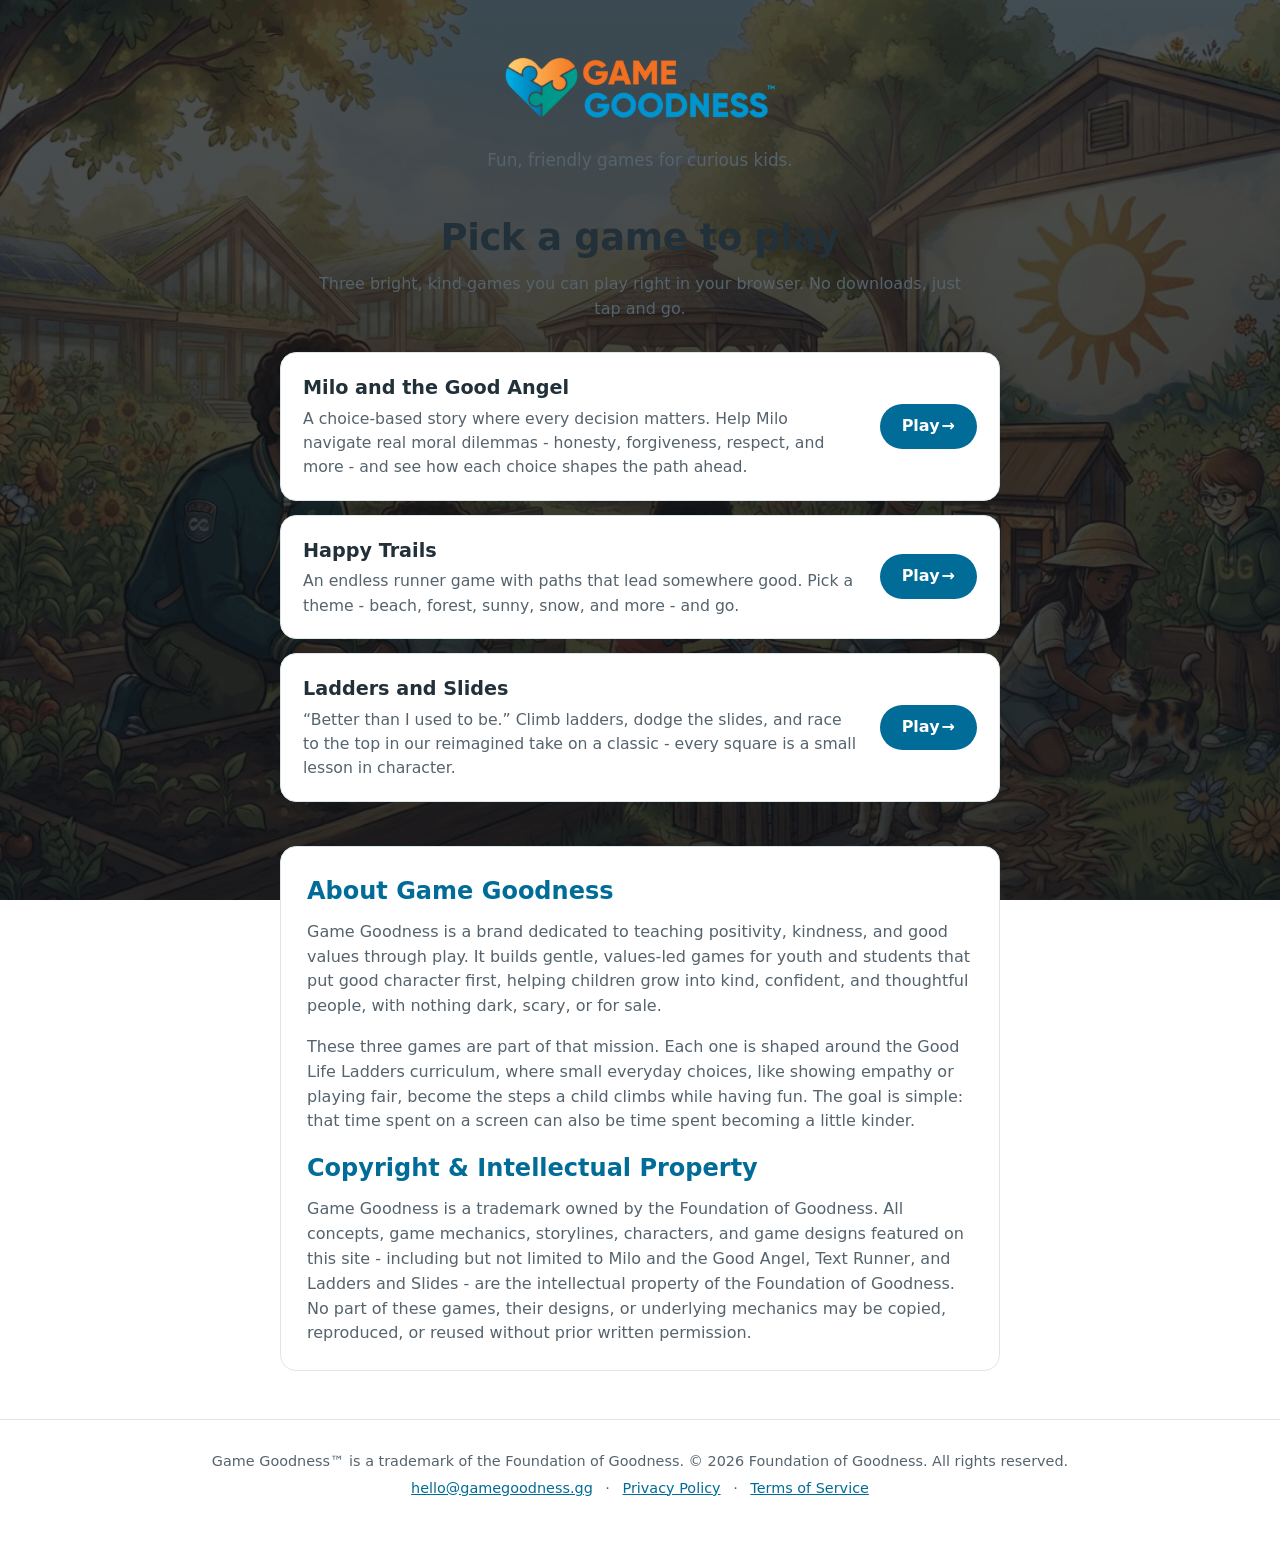
<file: index.html>
<!doctype html>
<html lang="en">
<head>
  <meta charset="utf-8">
  <meta name="viewport" content="width=device-width, initial-scale=1">

  <title>Game Goodness - Fun, friendly games for curious kids</title>
  <meta name="description" content="Game Goodness makes bright, kind, easy-to-play browser games for kids aged 5 to 13. An initiative of the Foundation of Goodness. Pick a game and start playing, no downloads needed.">
  <link rel="canonical" href="https://gamegoodness.gg/">

  <!-- Theme colour: brand blue in light, deep slate in dark -->
  <meta name="theme-color" content="#0095D0" media="(prefers-color-scheme: light)">
  <meta name="theme-color" content="#0F1720" media="(prefers-color-scheme: dark)">

  <!-- Open Graph -->
  <meta property="og:type" content="website">
  <meta property="og:title" content="Game Goodness - Fun, friendly games for curious kids">
  <meta property="og:description" content="Bright, kind, easy-to-play browser games for kids aged 5 to 13. An initiative of the Foundation of Goodness.">
  <meta property="og:url" content="https://gamegoodness.gg/">
  <meta property="og:image" content="https://gamegoodness.gg/assets/og-image.png">
  <meta property="og:image:width" content="1200">
  <meta property="og:image:height" content="630">
  <meta property="og:image:alt" content="Game Goodness logo, a puzzle-piece heart in orange, teal and blue.">
  <meta property="og:site_name" content="Game Goodness">

  <!-- Twitter -->
  <meta name="twitter:card" content="summary_large_image">
  <meta name="twitter:title" content="Game Goodness - Fun, friendly games for curious kids">
  <meta name="twitter:description" content="Bright, kind, easy-to-play browser games for kids aged 5 to 13.">
  <meta name="twitter:image" content="https://gamegoodness.gg/assets/og-image.png">

  <link rel="icon" href="/assets/favicon.svg" type="image/svg+xml">
  <link rel="stylesheet" href="/styles.css">
</head>
<body>
  <!--
    ============================================================
    GAME LINKS - SINGLE SOURCE OF TRUTH
    ============================================================
    To change where a row goes, edit the data-url on that row
    below. The whole row is one link, and the Play button lives
    inside that same link, so the two can never point to different
    places. The small script at the bottom copies each data-url
    onto its row; the href already on each row is only a no-JS
    fallback and is kept identical to the data-url.

    Live links (subdomains on gamegoodness.gg):
      Milo and the Good Angel  https://milo7story.gamegoodness.gg/
      Text Runner              https://textrunner.gamegoodness.gg/   (Cloudflare cert still activating)
      Snake and Ladder         https://laddersandslides.gamegoodness.gg/
    ============================================================
  -->

  <header class="site-header">
    <img class="logo" src="/assets/logo.png" width="853" height="271"
         alt="Game Goodness" fetchpriority="high">
    <p class="tagline">Fun, friendly games for curious kids.</p>
  </header>

  <main class="wrap" id="main">
    <h1 class="page-title">Pick a game to play</h1>
    <p class="page-lead">Three bright, kind games you can play right in your browser. No downloads, just tap and go.</p>

    <ul class="games" role="list">
      <li>
        <a class="game"
           data-url="https://goodness-dialogs-game.vercel.app/"
           href="https://goodness-dialogs-game.vercel.app/">
          <span class="game-body">
            <span class="game-title">Milo and the Good Angel</span>
            <span class="game-desc">A choice-based story where every decision matters. Help Milo navigate real moral dilemmas - honesty, forgiveness, respect, and more - and see how each choice shapes the path ahead.</span>
          </span>
          <span class="btn">Play<span class="btn-arrow" aria-hidden="true"> &#8594;</span></span>
        </a>
      </li>

      <li>
        <a class="game"
           data-url="https://textrunner.gamegoodness.gg/"
           href="https://textrunner.gamegoodness.gg/">
          <span class="game-body">
            <span class="game-title">Happy Trails</span>
            <span class="game-desc">An endless runner game with paths that lead somewhere good. Pick a theme - beach, forest, sunny, snow, and more - and go.</span>
          </span>
          <span class="btn">Play<span class="btn-arrow" aria-hidden="true"> &#8594;</span></span>
        </a>
      </li>

      <li>
        <a class="game"
           data-url="https://laddersandslides.gamegoodness.gg/"
           href="https://laddersandslides.gamegoodness.gg/">
          <span class="game-body">
            <span class="game-title">Ladders and Slides</span>
            <span class="game-desc">&ldquo;Better than I used to be.&rdquo; Climb ladders, dodge the slides, and race to the top in our reimagined take on a classic - every square is a small lesson in character.</span>
          </span>
          <span class="btn">Play<span class="btn-arrow" aria-hidden="true"> &#8594;</span></span>
        </a>
      </li>
    </ul>

    <section class="about" aria-labelledby="about-title">
      <h2 id="about-title" class="about-title">About Game Goodness</h2>
      <p>Game Goodness is a brand dedicated to teaching positivity, kindness, and good values through play. It builds gentle, values-led games for youth and students that put good character first, helping children grow into kind, confident, and thoughtful people, with nothing dark, scary, or for sale.</p>
      <p>These three games are part of that mission. Each one is shaped around the Good Life Ladders curriculum, where small everyday choices, like showing empathy or playing fair, become the steps a child climbs while having fun. The goal is simple: that time spent on a screen can also be time spent becoming a little kinder.</p>
      <h2 class="about-title">Copyright &amp; Intellectual Property</h2>
      <p>Game Goodness is a trademark owned by the Foundation of Goodness. All concepts, game mechanics, storylines, characters, and game designs featured on this site - including but not limited to Milo and the Good Angel, Text Runner, and Ladders and Slides - are the intellectual property of the Foundation of Goodness. No part of these games, their designs, or underlying mechanics may be copied, reproduced, or reused without prior written permission.</p>
    </section>
  </main>

  <footer class="site-footer">
    <p class="foot-line">Game Goodness&trade; is a trademark of the Foundation of Goodness. &copy; <span id="year">2026</span> Foundation of Goodness. All rights reserved.</p>
    <p class="foot-line">
      <a href="mailto:hello@gamegoodness.gg">hello@gamegoodness.gg</a>
      <span class="dot" aria-hidden="true">&middot;</span>
      <a href="/privacy-policy.html">Privacy Policy</a>
      <span class="dot" aria-hidden="true">&middot;</span>
      <a href="/terms-of-service.html">Terms of Service</a>
    </p>
  </footer>

  <script>
    // Keep the printed year current, and apply each row's single source-of-truth URL.
    document.getElementById('year').textContent = new Date().getFullYear();
    document.querySelectorAll('.game[data-url]').forEach(function (row) {
      row.setAttribute('href', row.dataset.url);
    });
  </script>
</body>
</html>
</file>
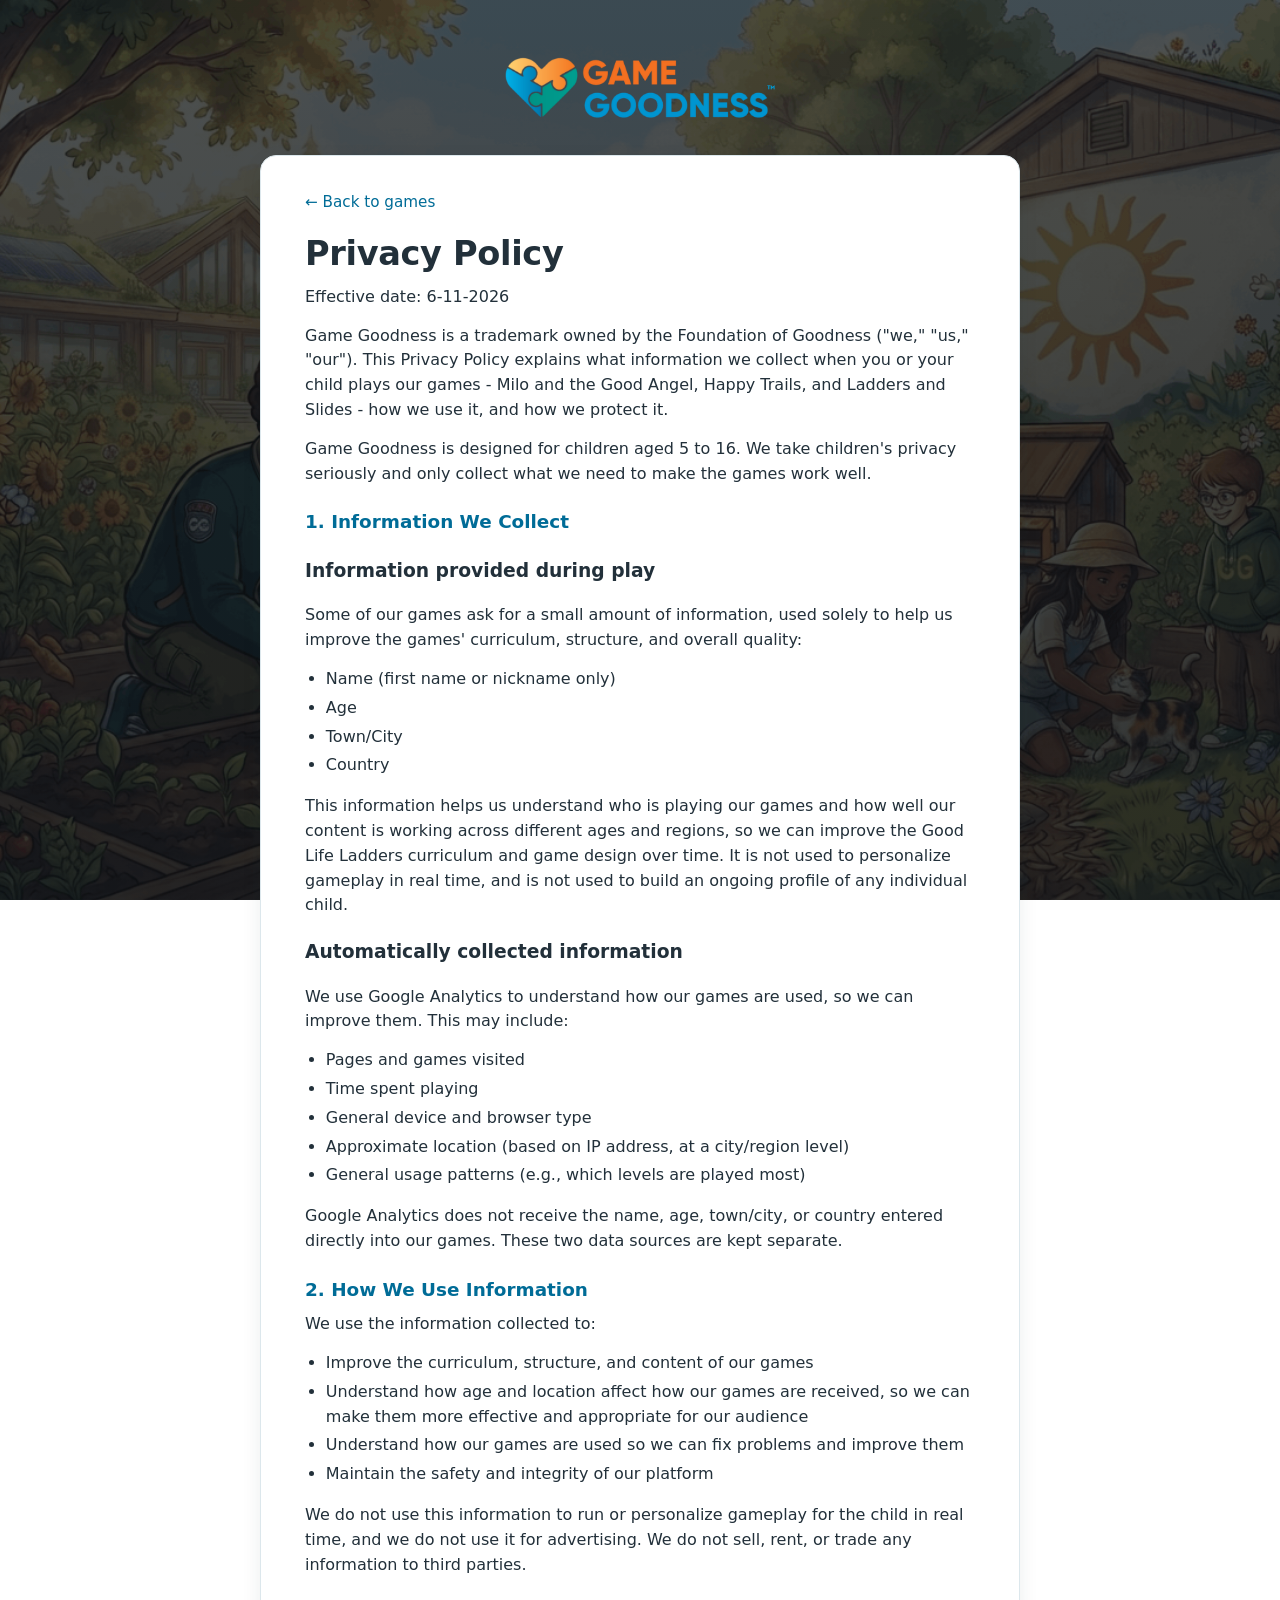
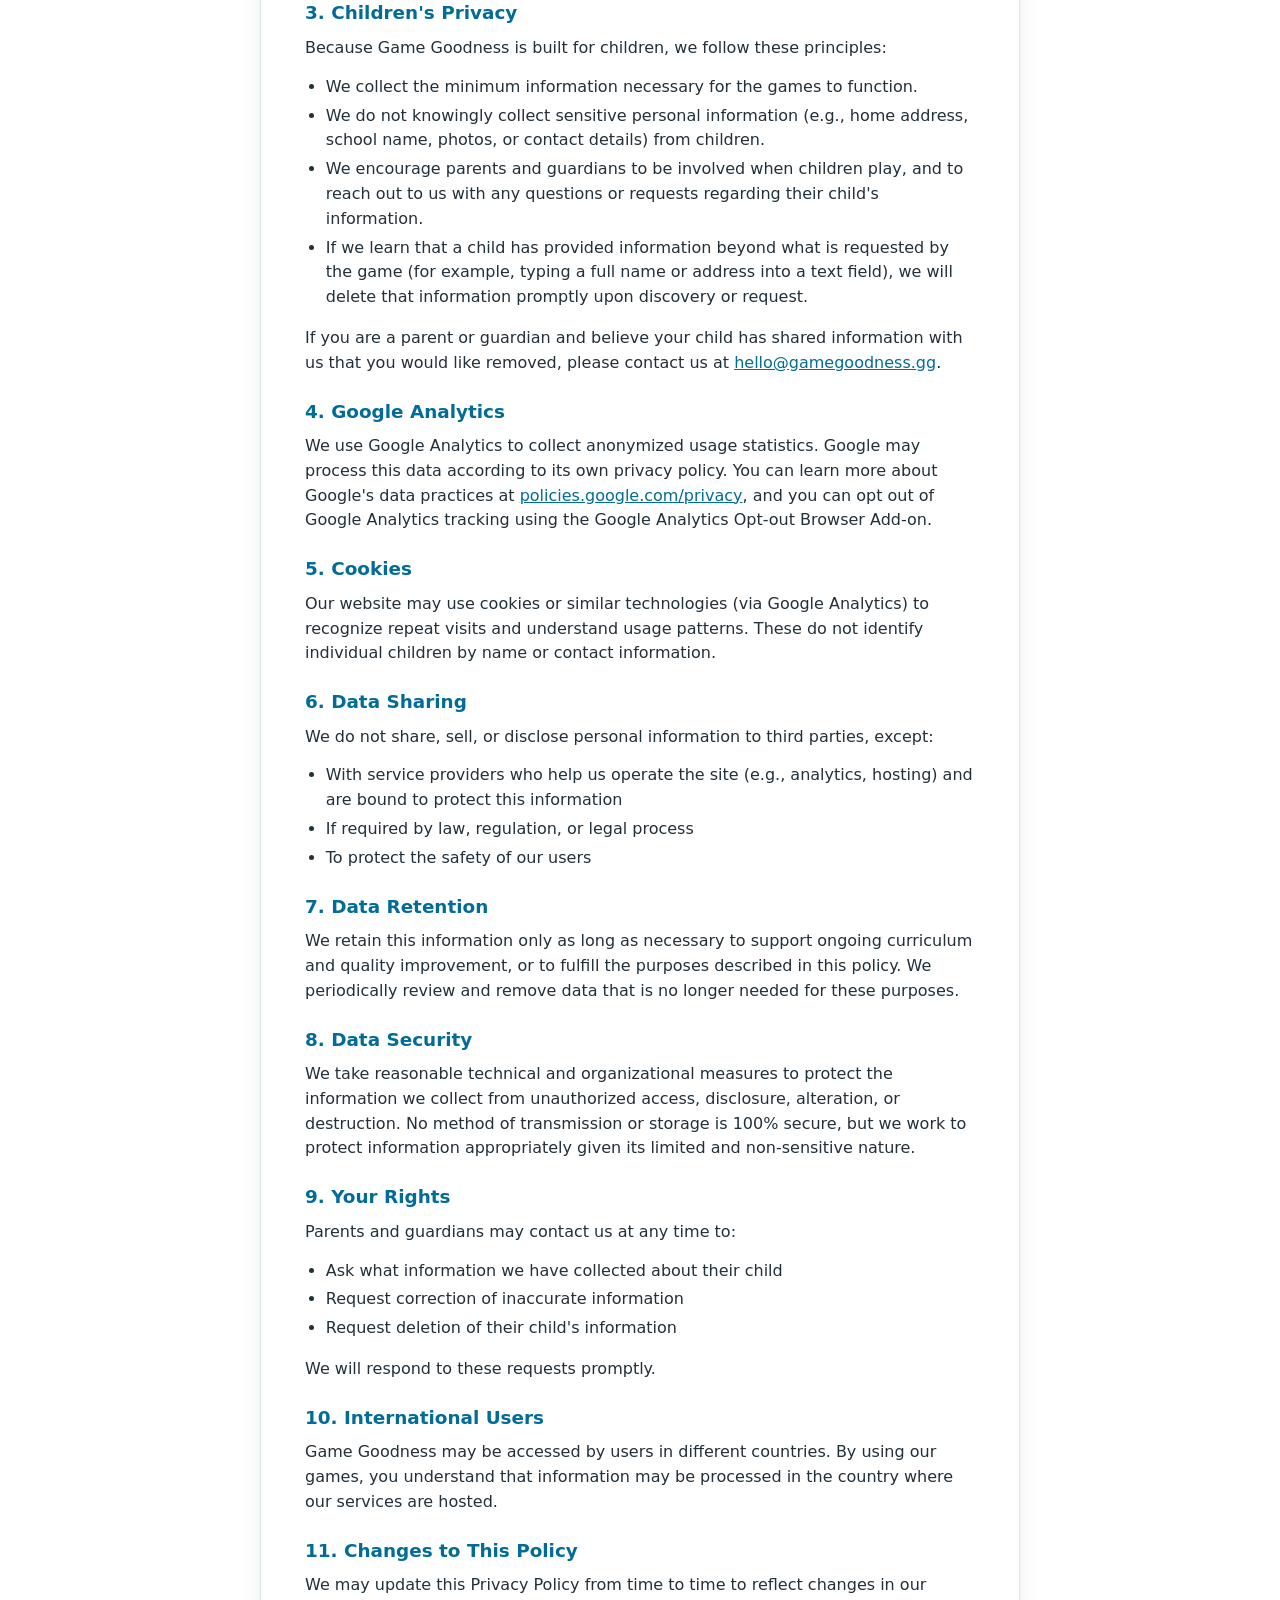
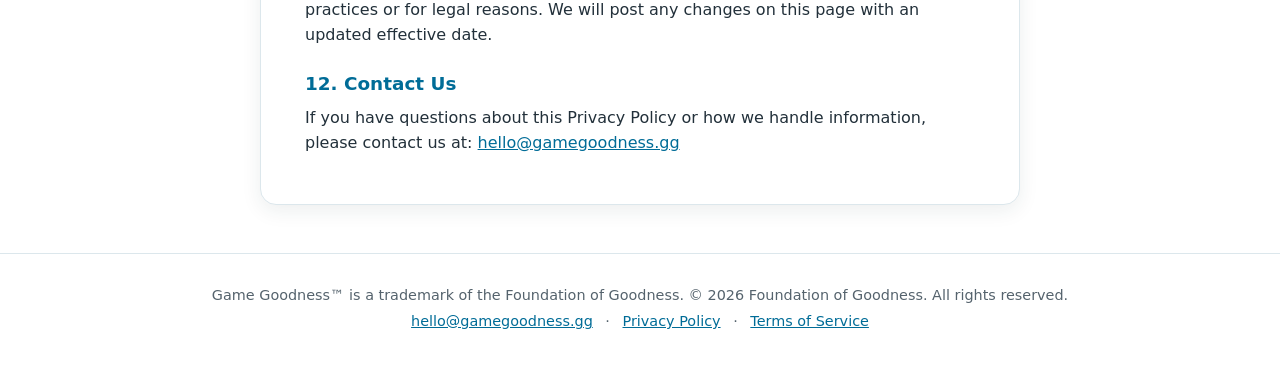
<file: privacy-policy.html>
<!doctype html>
<html lang="en">
<head>
  <meta charset="utf-8">
  <meta name="viewport" content="width=device-width, initial-scale=1">

  <title>Privacy Policy - Game Goodness</title>
  <meta name="description" content="How Game Goodness collects, uses, and protects information when children play our games. An initiative of the Foundation of Goodness.">
  <link rel="canonical" href="https://gamegoodness.gg/privacy-policy.html">
  <meta name="robots" content="index, follow">

  <meta name="theme-color" content="#0095D0" media="(prefers-color-scheme: light)">
  <meta name="theme-color" content="#0F1720" media="(prefers-color-scheme: dark)">

  <link rel="icon" href="/assets/favicon.svg" type="image/svg+xml">
  <link rel="stylesheet" href="/styles.css">
</head>
<body>
  <header class="site-header">
    <a href="/"><img class="logo" src="/assets/logo.png" width="853" height="271"
         alt="Game Goodness" fetchpriority="high"></a>
  </header>

  <main class="wrap" id="main">
    <article class="legal">
      <a class="back" href="/">&#8592; Back to games</a>

      <h1>Privacy Policy</h1>
      <p>Effective date: 6-11-2026</p>
      <p>Game Goodness is a trademark owned by the Foundation of Goodness ("we," "us," "our"). This Privacy Policy explains what information we collect when you or your child plays our games - Milo and the Good Angel, Happy Trails, and Ladders and Slides - how we use it, and how we protect it.</p>
      <p>Game Goodness is designed for children aged 5 to 16. We take children's privacy seriously and only collect what we need to make the games work well.</p>
      <h2>1. Information We Collect</h2>
      <h3>Information provided during play</h3>
      <p>Some of our games ask for a small amount of information, used solely to help us improve the games' curriculum, structure, and overall quality:</p>
      <ul>
        <li>Name (first name or nickname only)</li>
        <li>Age</li>
        <li>Town/City</li>
        <li>Country</li>
      </ul>
      <p>This information helps us understand who is playing our games and how well our content is working across different ages and regions, so we can improve the Good Life Ladders curriculum and game design over time. It is not used to personalize gameplay in real time, and is not used to build an ongoing profile of any individual child.</p>
      <h3>Automatically collected information</h3>
      <p>We use Google Analytics to understand how our games are used, so we can improve them. This may include:</p>
      <ul>
        <li>Pages and games visited</li>
        <li>Time spent playing</li>
        <li>General device and browser type</li>
        <li>Approximate location (based on IP address, at a city/region level)</li>
        <li>General usage patterns (e.g., which levels are played most)</li>
      </ul>
      <p>Google Analytics does not receive the name, age, town/city, or country entered directly into our games. These two data sources are kept separate.</p>
      <h2>2. How We Use Information</h2>
      <p>We use the information collected to:</p>
      <ul>
        <li>Improve the curriculum, structure, and content of our games</li>
        <li>Understand how age and location affect how our games are received, so we can make them more effective and appropriate for our audience</li>
        <li>Understand how our games are used so we can fix problems and improve them</li>
        <li>Maintain the safety and integrity of our platform</li>
      </ul>
      <p>We do not use this information to run or personalize gameplay for the child in real time, and we do not use it for advertising. We do not sell, rent, or trade any information to third parties.</p>
      <h2>3. Children's Privacy</h2>
      <p>Because Game Goodness is built for children, we follow these principles:</p>
      <ul>
        <li>We collect the minimum information necessary for the games to function.</li>
        <li>We do not knowingly collect sensitive personal information (e.g., home address, school name, photos, or contact details) from children.</li>
        <li>We encourage parents and guardians to be involved when children play, and to reach out to us with any questions or requests regarding their child's information.</li>
        <li>If we learn that a child has provided information beyond what is requested by the game (for example, typing a full name or address into a text field), we will delete that information promptly upon discovery or request.</li>
      </ul>
      <p>If you are a parent or guardian and believe your child has shared information with us that you would like removed, please contact us at <a href="mailto:hello@gamegoodness.gg">hello@gamegoodness.gg</a>.</p>
      <h2>4. Google Analytics</h2>
      <p>We use Google Analytics to collect anonymized usage statistics. Google may process this data according to its own privacy policy. You can learn more about Google's data practices at <a href="https://policies.google.com/privacy" target="_blank" rel="noopener">policies.google.com/privacy</a>, and you can opt out of Google Analytics tracking using the Google Analytics Opt-out Browser Add-on.</p>
      <h2>5. Cookies</h2>
      <p>Our website may use cookies or similar technologies (via Google Analytics) to recognize repeat visits and understand usage patterns. These do not identify individual children by name or contact information.</p>
      <h2>6. Data Sharing</h2>
      <p>We do not share, sell, or disclose personal information to third parties, except:</p>
      <ul>
        <li>With service providers who help us operate the site (e.g., analytics, hosting) and are bound to protect this information</li>
        <li>If required by law, regulation, or legal process</li>
        <li>To protect the safety of our users</li>
      </ul>
      <h2>7. Data Retention</h2>
      <p>We retain this information only as long as necessary to support ongoing curriculum and quality improvement, or to fulfill the purposes described in this policy. We periodically review and remove data that is no longer needed for these purposes.</p>
      <h2>8. Data Security</h2>
      <p>We take reasonable technical and organizational measures to protect the information we collect from unauthorized access, disclosure, alteration, or destruction. No method of transmission or storage is 100% secure, but we work to protect information appropriately given its limited and non-sensitive nature.</p>
      <h2>9. Your Rights</h2>
      <p>Parents and guardians may contact us at any time to:</p>
      <ul>
        <li>Ask what information we have collected about their child</li>
        <li>Request correction of inaccurate information</li>
        <li>Request deletion of their child's information</li>
      </ul>
      <p>We will respond to these requests promptly.</p>
      <h2>10. International Users</h2>
      <p>Game Goodness may be accessed by users in different countries. By using our games, you understand that information may be processed in the country where our services are hosted.</p>
      <h2>11. Changes to This Policy</h2>
      <p>We may update this Privacy Policy from time to time to reflect changes in our practices or for legal reasons. We will post any changes on this page with an updated effective date.</p>
      <h2>12. Contact Us</h2>
      <p>If you have questions about this Privacy Policy or how we handle information, please contact us at: <a href="mailto:hello@gamegoodness.gg">hello@gamegoodness.gg</a></p>
    </article>
  </main>

  <footer class="site-footer">
    <p class="foot-line">Game Goodness&trade; is a trademark of the Foundation of Goodness. &copy; <span id="year">2026</span> Foundation of Goodness. All rights reserved.</p>
    <p class="foot-line">
      <a href="mailto:hello@gamegoodness.gg">hello@gamegoodness.gg</a>
      <span class="dot" aria-hidden="true">&middot;</span>
      <a href="/privacy-policy.html">Privacy Policy</a>
      <span class="dot" aria-hidden="true">&middot;</span>
      <a href="/terms-of-service.html">Terms of Service</a>
    </p>
  </footer>

  <script>
    document.getElementById('year').textContent = new Date().getFullYear();
  </script>
</body>
</html>
</file>
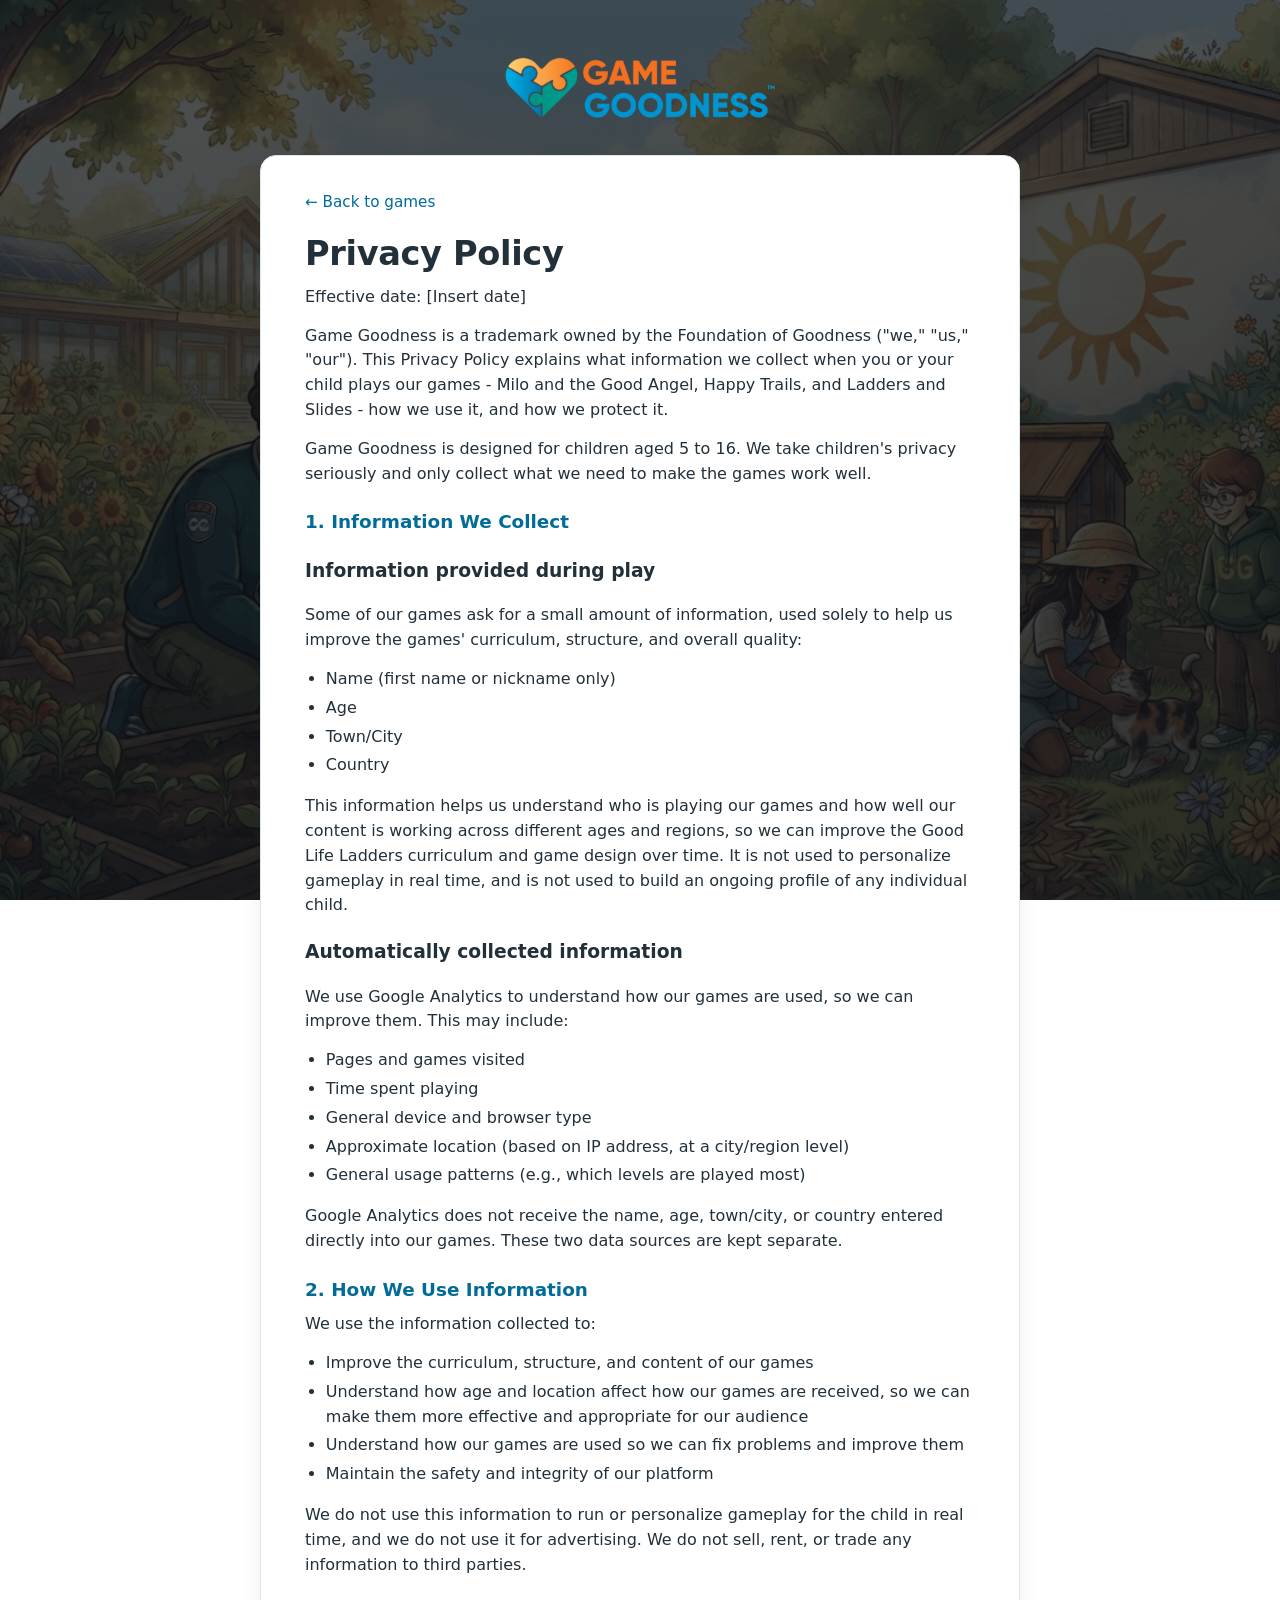
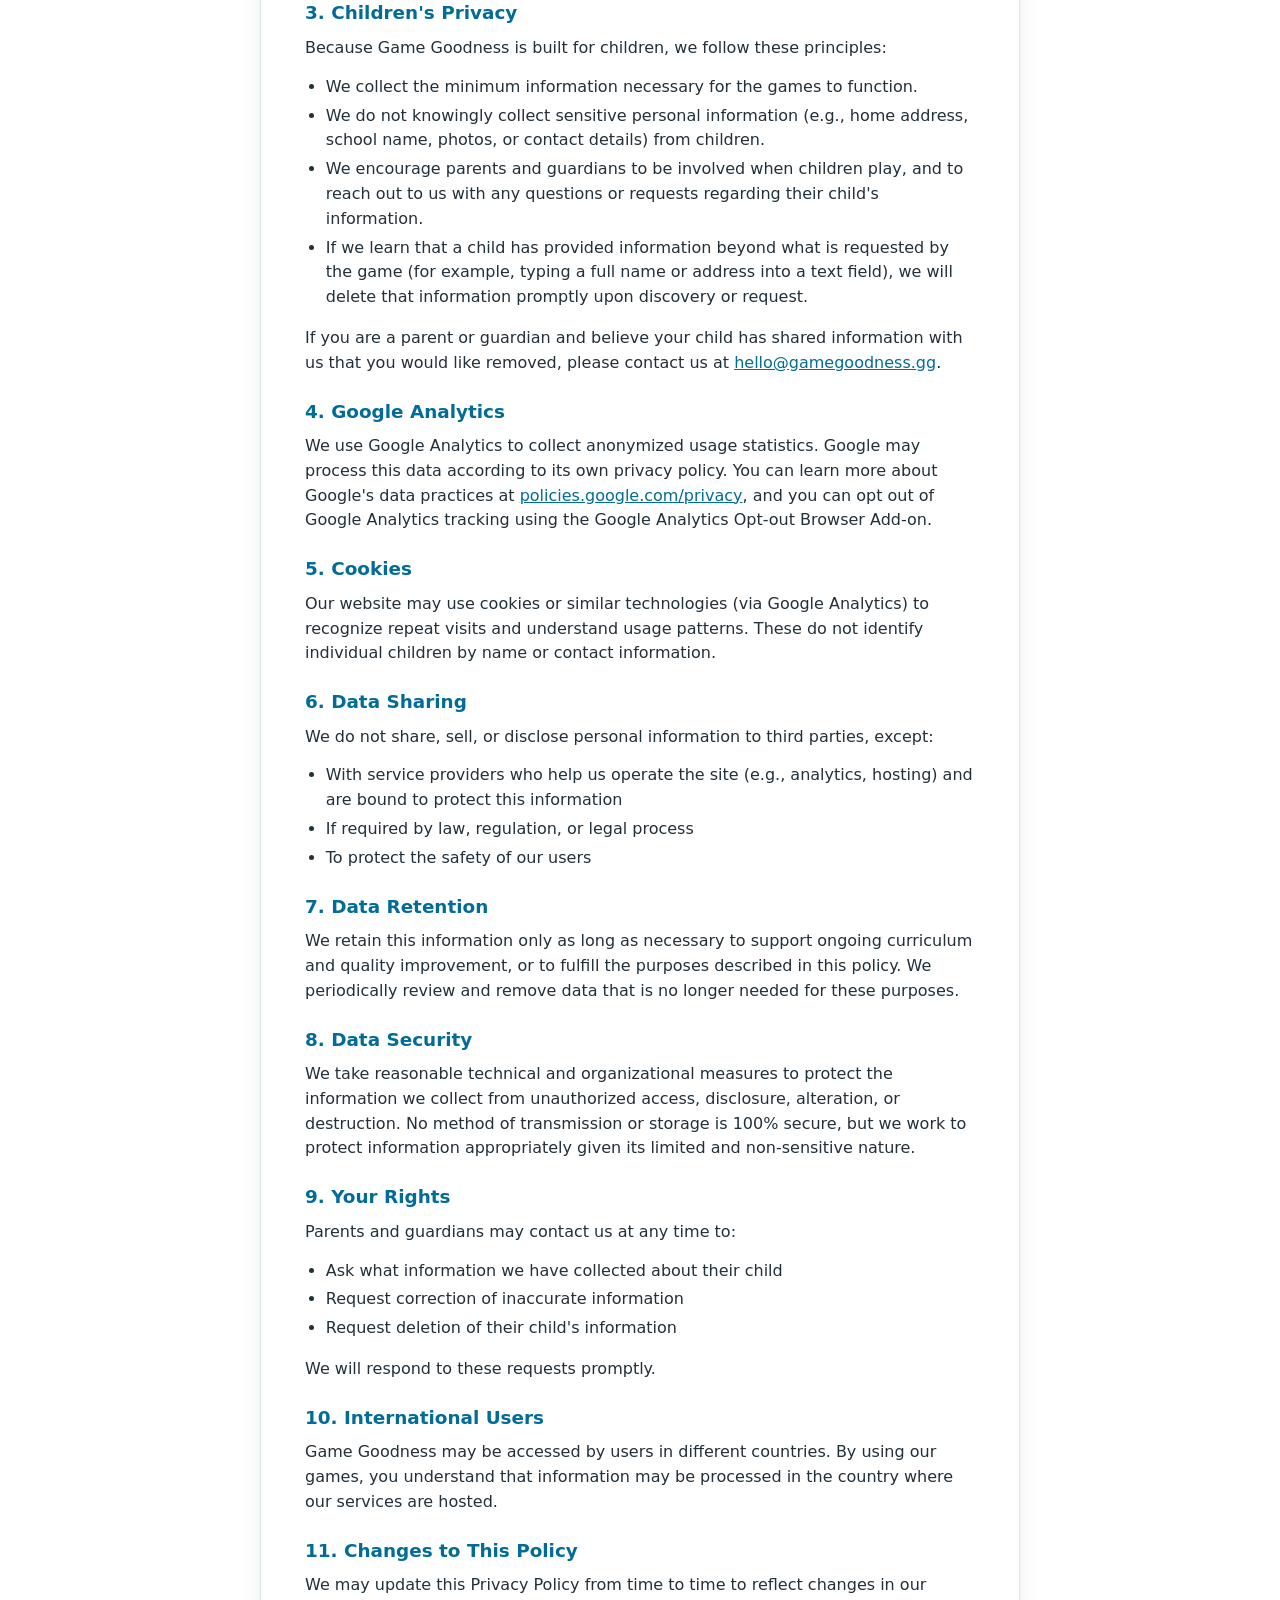
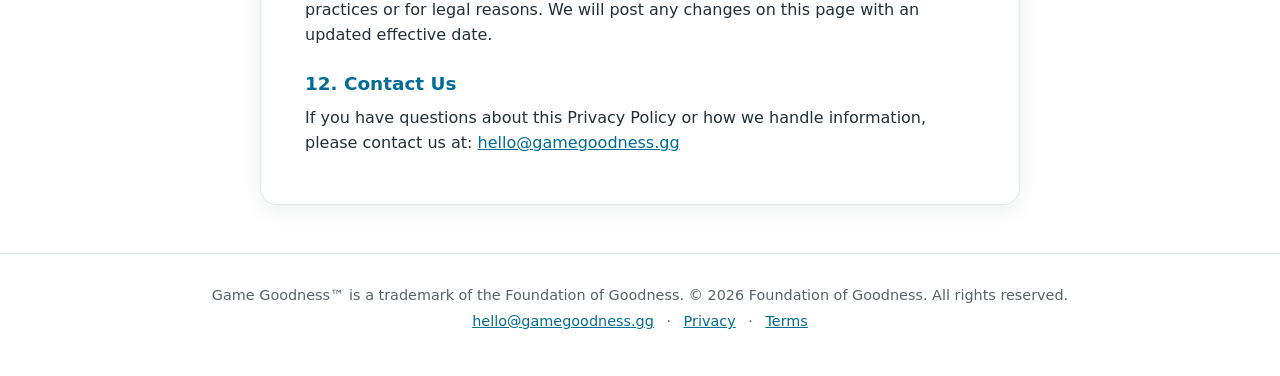
<file: privacy.html>
<!doctype html>
<html lang="en">
<head>
  <meta charset="utf-8">
  <meta name="viewport" content="width=device-width, initial-scale=1">

  <title>Privacy Policy - Game Goodness</title>
  <meta name="description" content="How Game Goodness collects, uses, and protects information when children play our games. An initiative of the Foundation of Goodness.">
  <link rel="canonical" href="https://gamegoodness.gg/privacy.html">
  <meta name="robots" content="index, follow">

  <meta name="theme-color" content="#0095D0" media="(prefers-color-scheme: light)">
  <meta name="theme-color" content="#0F1720" media="(prefers-color-scheme: dark)">

  <link rel="icon" href="/assets/favicon.svg" type="image/svg+xml">
  <link rel="stylesheet" href="/styles.css">
</head>
<body>
  <header class="site-header">
    <a href="/"><img class="logo" src="/assets/logo.png" width="853" height="271"
         alt="Game Goodness" fetchpriority="high"></a>
  </header>

  <main class="wrap" id="main">
    <article class="legal">
      <a class="back" href="/">&#8592; Back to games</a>

      <h1>Privacy Policy</h1>
      <p>Effective date: [Insert date]</p>
      <p>Game Goodness is a trademark owned by the Foundation of Goodness ("we," "us," "our"). This Privacy Policy explains what information we collect when you or your child plays our games - Milo and the Good Angel, Happy Trails, and Ladders and Slides - how we use it, and how we protect it.</p>
      <p>Game Goodness is designed for children aged 5 to 16. We take children's privacy seriously and only collect what we need to make the games work well.</p>
      <h2>1. Information We Collect</h2>
      <h3>Information provided during play</h3>
      <p>Some of our games ask for a small amount of information, used solely to help us improve the games' curriculum, structure, and overall quality:</p>
      <ul>
        <li>Name (first name or nickname only)</li>
        <li>Age</li>
        <li>Town/City</li>
        <li>Country</li>
      </ul>
      <p>This information helps us understand who is playing our games and how well our content is working across different ages and regions, so we can improve the Good Life Ladders curriculum and game design over time. It is not used to personalize gameplay in real time, and is not used to build an ongoing profile of any individual child.</p>
      <h3>Automatically collected information</h3>
      <p>We use Google Analytics to understand how our games are used, so we can improve them. This may include:</p>
      <ul>
        <li>Pages and games visited</li>
        <li>Time spent playing</li>
        <li>General device and browser type</li>
        <li>Approximate location (based on IP address, at a city/region level)</li>
        <li>General usage patterns (e.g., which levels are played most)</li>
      </ul>
      <p>Google Analytics does not receive the name, age, town/city, or country entered directly into our games. These two data sources are kept separate.</p>
      <h2>2. How We Use Information</h2>
      <p>We use the information collected to:</p>
      <ul>
        <li>Improve the curriculum, structure, and content of our games</li>
        <li>Understand how age and location affect how our games are received, so we can make them more effective and appropriate for our audience</li>
        <li>Understand how our games are used so we can fix problems and improve them</li>
        <li>Maintain the safety and integrity of our platform</li>
      </ul>
      <p>We do not use this information to run or personalize gameplay for the child in real time, and we do not use it for advertising. We do not sell, rent, or trade any information to third parties.</p>
      <h2>3. Children's Privacy</h2>
      <p>Because Game Goodness is built for children, we follow these principles:</p>
      <ul>
        <li>We collect the minimum information necessary for the games to function.</li>
        <li>We do not knowingly collect sensitive personal information (e.g., home address, school name, photos, or contact details) from children.</li>
        <li>We encourage parents and guardians to be involved when children play, and to reach out to us with any questions or requests regarding their child's information.</li>
        <li>If we learn that a child has provided information beyond what is requested by the game (for example, typing a full name or address into a text field), we will delete that information promptly upon discovery or request.</li>
      </ul>
      <p>If you are a parent or guardian and believe your child has shared information with us that you would like removed, please contact us at <a href="mailto:hello@gamegoodness.gg">hello@gamegoodness.gg</a>.</p>
      <h2>4. Google Analytics</h2>
      <p>We use Google Analytics to collect anonymized usage statistics. Google may process this data according to its own privacy policy. You can learn more about Google's data practices at <a href="https://policies.google.com/privacy" target="_blank" rel="noopener">policies.google.com/privacy</a>, and you can opt out of Google Analytics tracking using the Google Analytics Opt-out Browser Add-on.</p>
      <h2>5. Cookies</h2>
      <p>Our website may use cookies or similar technologies (via Google Analytics) to recognize repeat visits and understand usage patterns. These do not identify individual children by name or contact information.</p>
      <h2>6. Data Sharing</h2>
      <p>We do not share, sell, or disclose personal information to third parties, except:</p>
      <ul>
        <li>With service providers who help us operate the site (e.g., analytics, hosting) and are bound to protect this information</li>
        <li>If required by law, regulation, or legal process</li>
        <li>To protect the safety of our users</li>
      </ul>
      <h2>7. Data Retention</h2>
      <p>We retain this information only as long as necessary to support ongoing curriculum and quality improvement, or to fulfill the purposes described in this policy. We periodically review and remove data that is no longer needed for these purposes.</p>
      <h2>8. Data Security</h2>
      <p>We take reasonable technical and organizational measures to protect the information we collect from unauthorized access, disclosure, alteration, or destruction. No method of transmission or storage is 100% secure, but we work to protect information appropriately given its limited and non-sensitive nature.</p>
      <h2>9. Your Rights</h2>
      <p>Parents and guardians may contact us at any time to:</p>
      <ul>
        <li>Ask what information we have collected about their child</li>
        <li>Request correction of inaccurate information</li>
        <li>Request deletion of their child's information</li>
      </ul>
      <p>We will respond to these requests promptly.</p>
      <h2>10. International Users</h2>
      <p>Game Goodness may be accessed by users in different countries. By using our games, you understand that information may be processed in the country where our services are hosted.</p>
      <h2>11. Changes to This Policy</h2>
      <p>We may update this Privacy Policy from time to time to reflect changes in our practices or for legal reasons. We will post any changes on this page with an updated effective date.</p>
      <h2>12. Contact Us</h2>
      <p>If you have questions about this Privacy Policy or how we handle information, please contact us at: <a href="mailto:hello@gamegoodness.gg">hello@gamegoodness.gg</a></p>
    </article>
  </main>

  <footer class="site-footer">
    <p class="foot-line">Game Goodness&trade; is a trademark of the Foundation of Goodness. &copy; <span id="year">2026</span> Foundation of Goodness. All rights reserved.</p>
    <p class="foot-line">
      <a href="mailto:hello@gamegoodness.gg">hello@gamegoodness.gg</a>
      <span class="dot" aria-hidden="true">&middot;</span>
      <a href="/privacy.html">Privacy</a>
      <span class="dot" aria-hidden="true">&middot;</span>
      <a href="/terms.html">Terms</a>
    </p>
  </footer>

  <script>
    document.getElementById('year').textContent = new Date().getFullYear();
  </script>
</body>
</html>
</file>
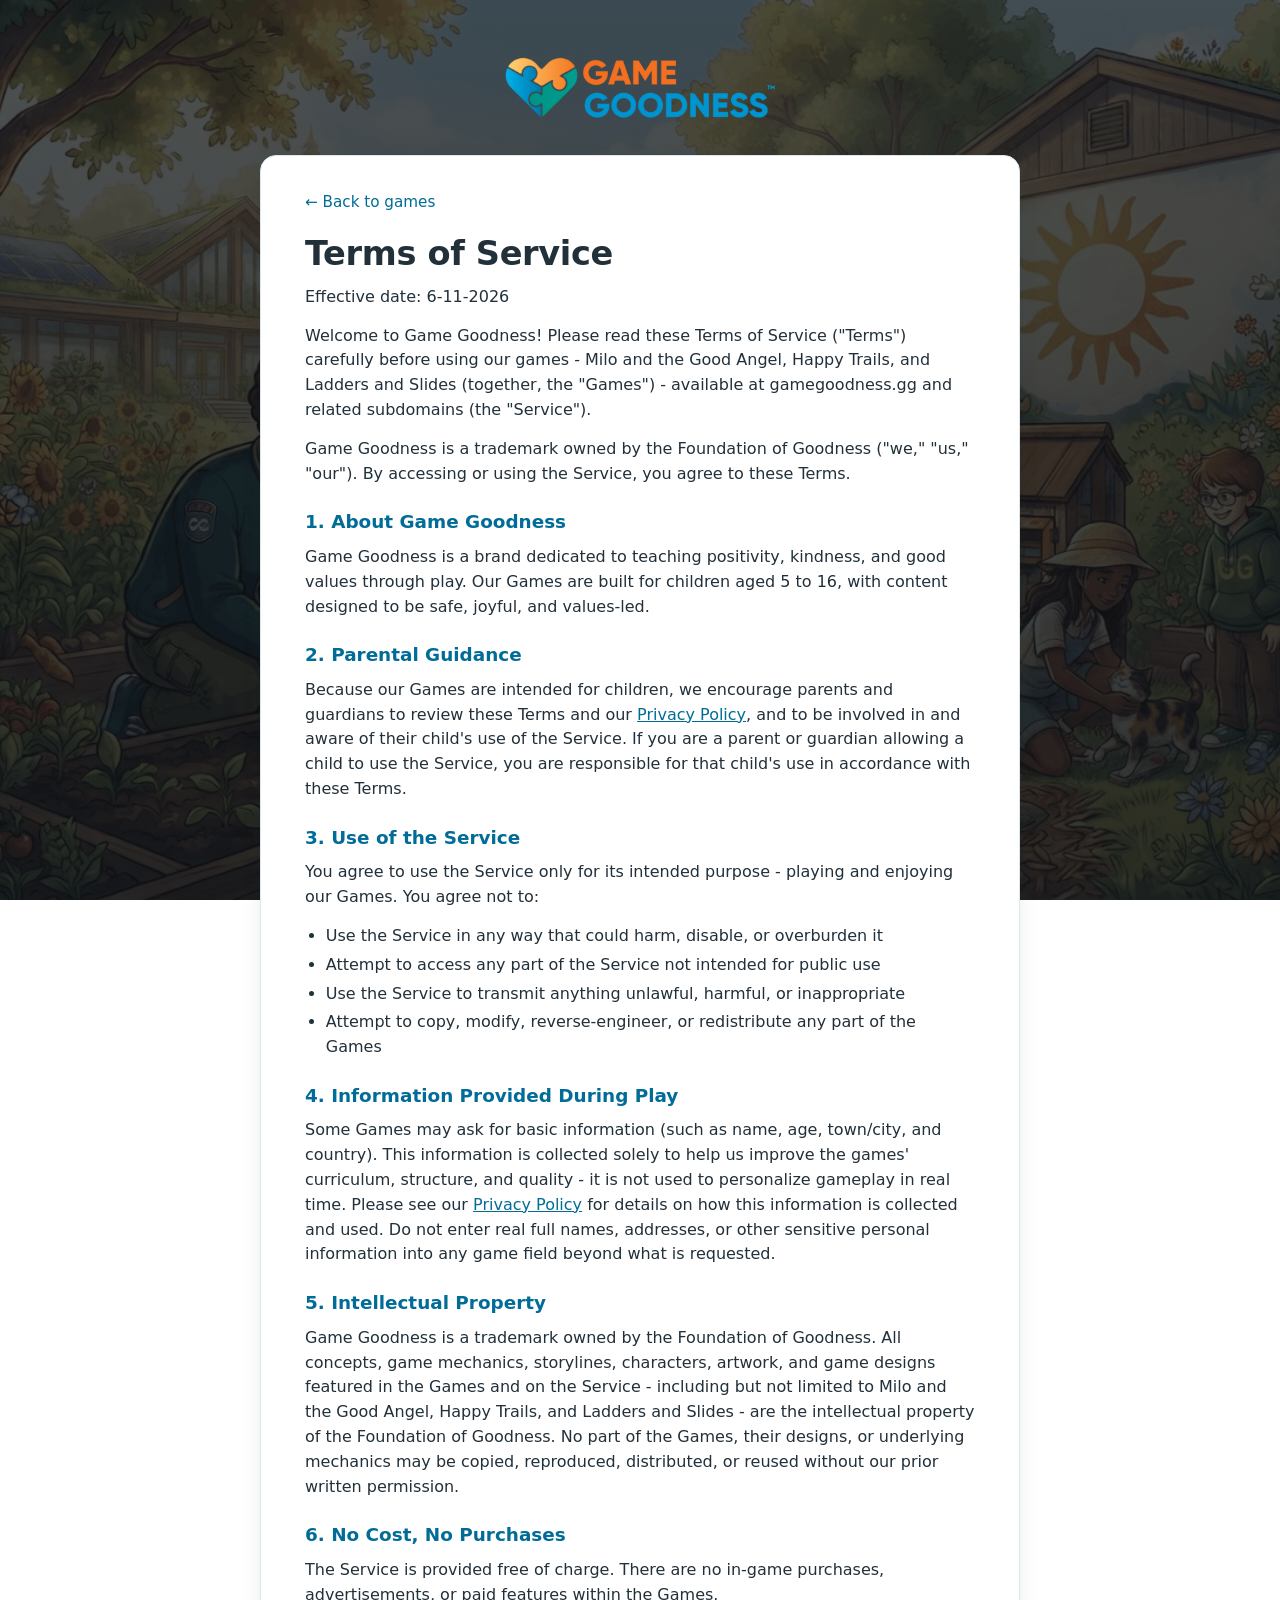
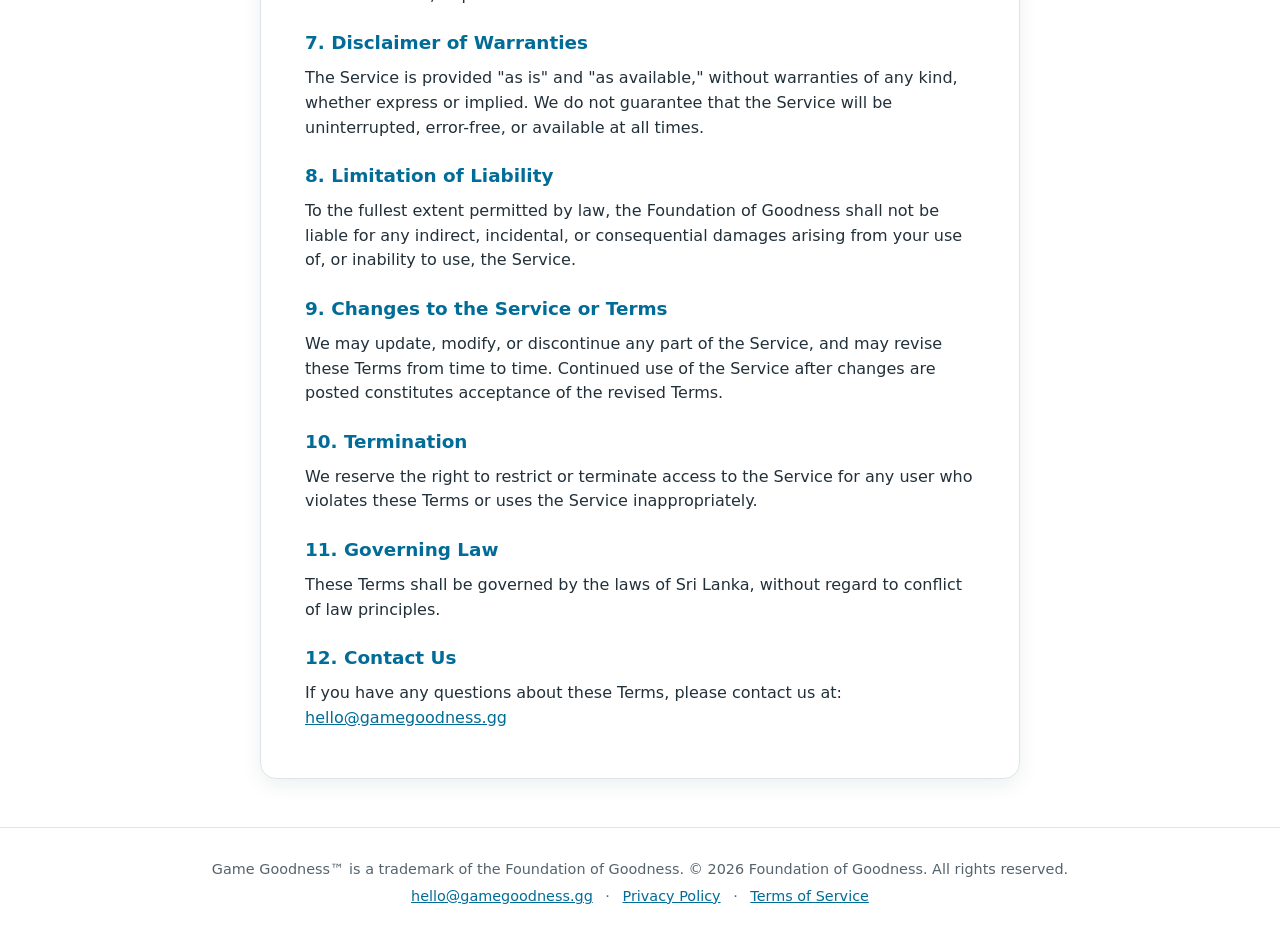
<file: terms-of-service.html>
<!doctype html>
<html lang="en">
<head>
  <meta charset="utf-8">
  <meta name="viewport" content="width=device-width, initial-scale=1">

  <title>Terms of Service - Game Goodness</title>
  <meta name="description" content="The Terms of Service for playing Game Goodness browser games. An initiative of the Foundation of Goodness.">
  <link rel="canonical" href="https://gamegoodness.gg/terms-of-service.html">
  <meta name="robots" content="index, follow">

  <meta name="theme-color" content="#0095D0" media="(prefers-color-scheme: light)">
  <meta name="theme-color" content="#0F1720" media="(prefers-color-scheme: dark)">

  <link rel="icon" href="/assets/favicon.svg" type="image/svg+xml">
  <link rel="stylesheet" href="/styles.css">
</head>
<body>
  <header class="site-header">
    <a href="/"><img class="logo" src="/assets/logo.png" width="853" height="271"
         alt="Game Goodness" fetchpriority="high"></a>
  </header>

  <main class="wrap" id="main">
    <article class="legal">
      <a class="back" href="/">&#8592; Back to games</a>

      <h1>Terms of Service</h1>
      <p>Effective date: 6-11-2026</p>
      <p>Welcome to Game Goodness! Please read these Terms of Service ("Terms") carefully before using our games - Milo and the Good Angel, Happy Trails, and Ladders and Slides (together, the "Games") - available at gamegoodness.gg and related subdomains (the "Service").</p>
      <p>Game Goodness is a trademark owned by the Foundation of Goodness ("we," "us," "our"). By accessing or using the Service, you agree to these Terms.</p>
      <h2>1. About Game Goodness</h2>
      <p>Game Goodness is a brand dedicated to teaching positivity, kindness, and good values through play. Our Games are built for children aged 5 to 16, with content designed to be safe, joyful, and values-led.</p>
      <h2>2. Parental Guidance</h2>
      <p>Because our Games are intended for children, we encourage parents and guardians to review these Terms and our <a href="/privacy-policy.html">Privacy Policy</a>, and to be involved in and aware of their child's use of the Service. If you are a parent or guardian allowing a child to use the Service, you are responsible for that child's use in accordance with these Terms.</p>
      <h2>3. Use of the Service</h2>
      <p>You agree to use the Service only for its intended purpose - playing and enjoying our Games. You agree not to:</p>
      <ul>
        <li>Use the Service in any way that could harm, disable, or overburden it</li>
        <li>Attempt to access any part of the Service not intended for public use</li>
        <li>Use the Service to transmit anything unlawful, harmful, or inappropriate</li>
        <li>Attempt to copy, modify, reverse-engineer, or redistribute any part of the Games</li>
      </ul>
      <h2>4. Information Provided During Play</h2>
      <p>Some Games may ask for basic information (such as name, age, town/city, and country). This information is collected solely to help us improve the games' curriculum, structure, and quality - it is not used to personalize gameplay in real time. Please see our <a href="/privacy-policy.html">Privacy Policy</a> for details on how this information is collected and used. Do not enter real full names, addresses, or other sensitive personal information into any game field beyond what is requested.</p>
      <h2>5. Intellectual Property</h2>
      <p>Game Goodness is a trademark owned by the Foundation of Goodness. All concepts, game mechanics, storylines, characters, artwork, and game designs featured in the Games and on the Service - including but not limited to Milo and the Good Angel, Happy Trails, and Ladders and Slides - are the intellectual property of the Foundation of Goodness. No part of the Games, their designs, or underlying mechanics may be copied, reproduced, distributed, or reused without our prior written permission.</p>
      <h2>6. No Cost, No Purchases</h2>
      <p>The Service is provided free of charge. There are no in-game purchases, advertisements, or paid features within the Games.</p>
      <h2>7. Disclaimer of Warranties</h2>
      <p>The Service is provided "as is" and "as available," without warranties of any kind, whether express or implied. We do not guarantee that the Service will be uninterrupted, error-free, or available at all times.</p>
      <h2>8. Limitation of Liability</h2>
      <p>To the fullest extent permitted by law, the Foundation of Goodness shall not be liable for any indirect, incidental, or consequential damages arising from your use of, or inability to use, the Service.</p>
      <h2>9. Changes to the Service or Terms</h2>
      <p>We may update, modify, or discontinue any part of the Service, and may revise these Terms from time to time. Continued use of the Service after changes are posted constitutes acceptance of the revised Terms.</p>
      <h2>10. Termination</h2>
      <p>We reserve the right to restrict or terminate access to the Service for any user who violates these Terms or uses the Service inappropriately.</p>
      <h2>11. Governing Law</h2>
      <p>These Terms shall be governed by the laws of Sri Lanka, without regard to conflict of law principles.</p>
      <h2>12. Contact Us</h2>
      <p>If you have any questions about these Terms, please contact us at: <a href="mailto:hello@gamegoodness.gg">hello@gamegoodness.gg</a></p>
    </article>
  </main>

  <footer class="site-footer">
    <p class="foot-line">Game Goodness&trade; is a trademark of the Foundation of Goodness. &copy; <span id="year">2026</span> Foundation of Goodness. All rights reserved.</p>
    <p class="foot-line">
      <a href="mailto:hello@gamegoodness.gg">hello@gamegoodness.gg</a>
      <span class="dot" aria-hidden="true">&middot;</span>
      <a href="/privacy-policy.html">Privacy Policy</a>
      <span class="dot" aria-hidden="true">&middot;</span>
      <a href="/terms-of-service.html">Terms of Service</a>
    </p>
  </footer>

  <script>
    document.getElementById('year').textContent = new Date().getFullYear();
  </script>
</body>
</html>
</file>
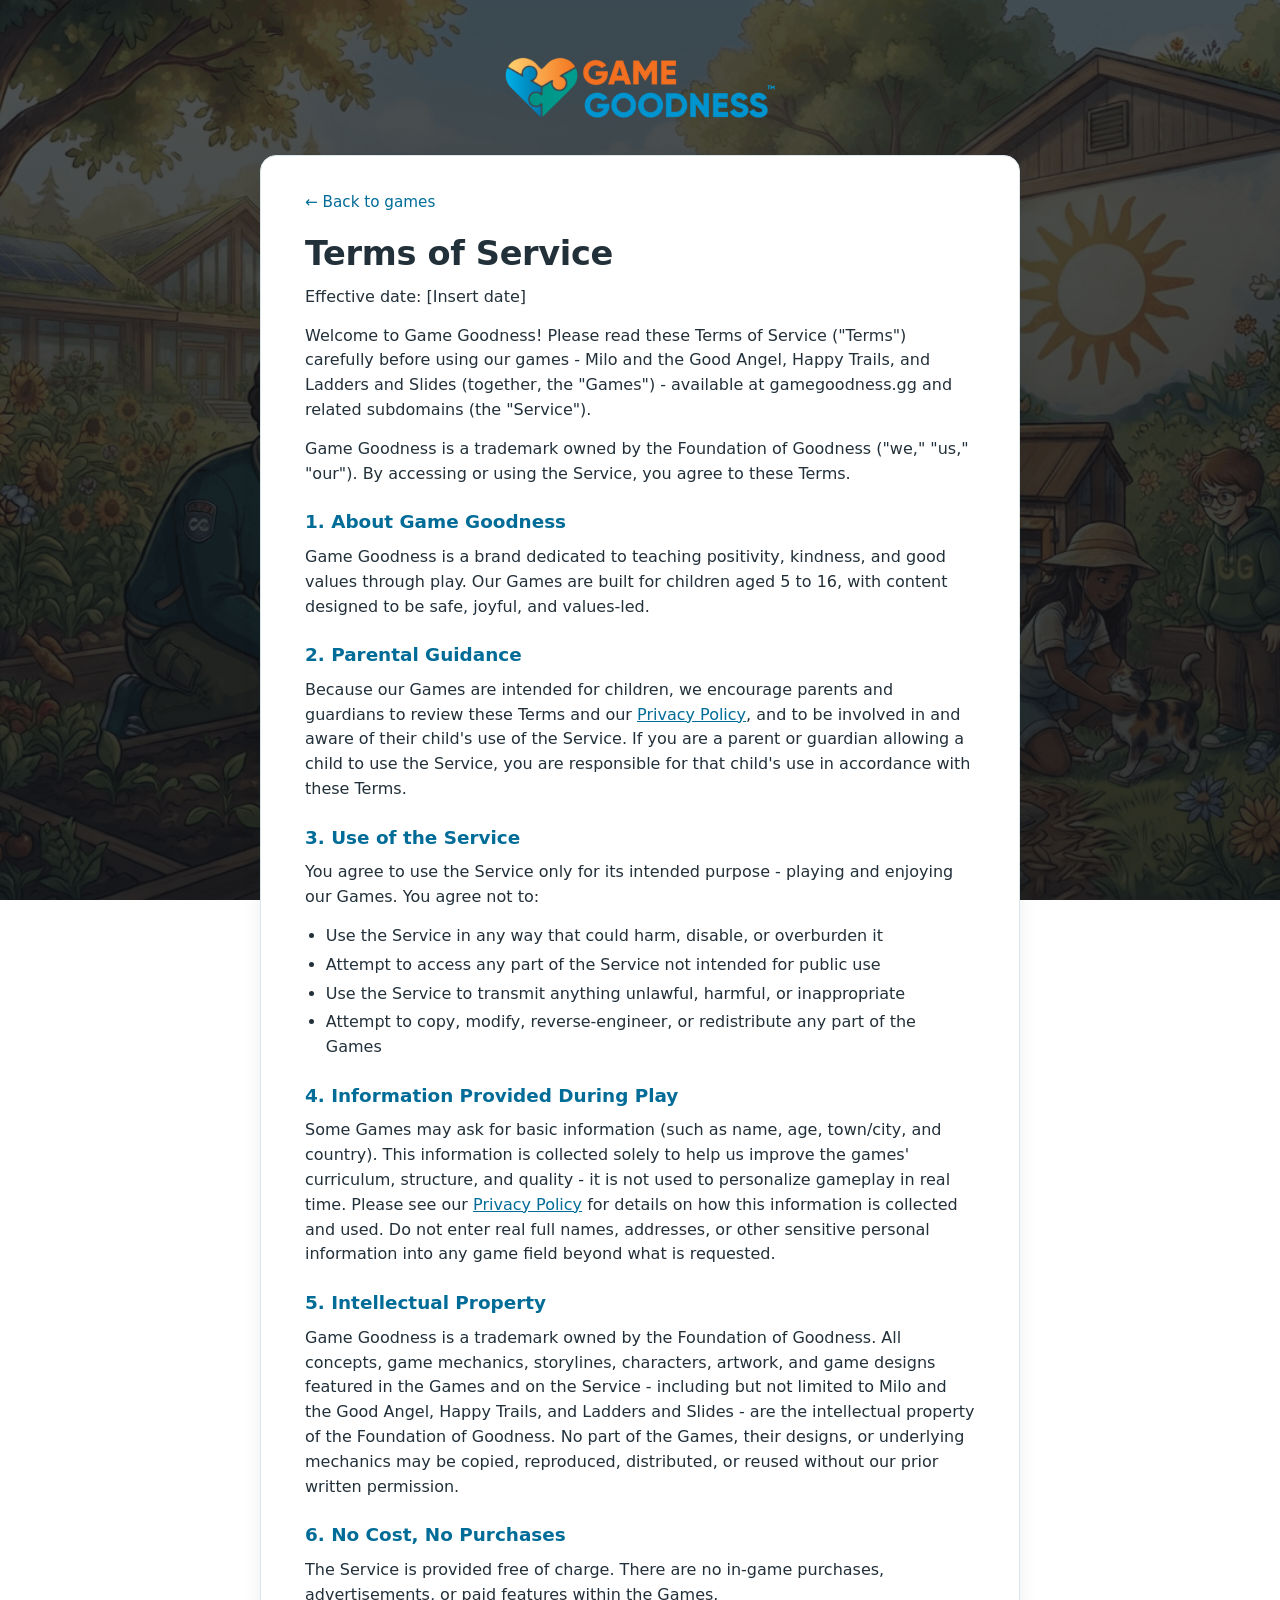
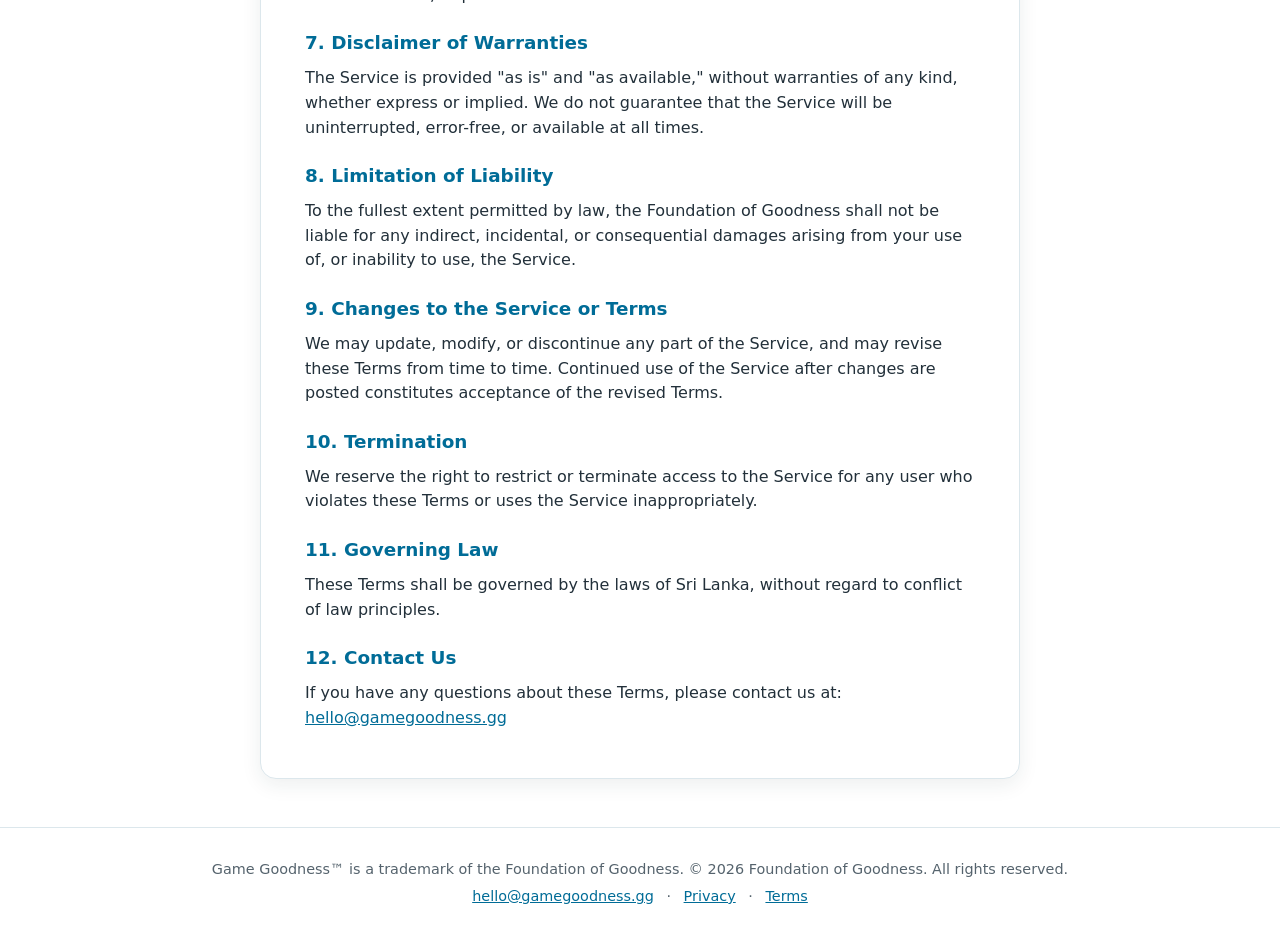
<file: terms.html>
<!doctype html>
<html lang="en">
<head>
  <meta charset="utf-8">
  <meta name="viewport" content="width=device-width, initial-scale=1">

  <title>Terms of Service - Game Goodness</title>
  <meta name="description" content="The Terms of Service for playing Game Goodness browser games. An initiative of the Foundation of Goodness.">
  <link rel="canonical" href="https://gamegoodness.gg/terms.html">
  <meta name="robots" content="index, follow">

  <meta name="theme-color" content="#0095D0" media="(prefers-color-scheme: light)">
  <meta name="theme-color" content="#0F1720" media="(prefers-color-scheme: dark)">

  <link rel="icon" href="/assets/favicon.svg" type="image/svg+xml">
  <link rel="stylesheet" href="/styles.css">
</head>
<body>
  <header class="site-header">
    <a href="/"><img class="logo" src="/assets/logo.png" width="853" height="271"
         alt="Game Goodness" fetchpriority="high"></a>
  </header>

  <main class="wrap" id="main">
    <article class="legal">
      <a class="back" href="/">&#8592; Back to games</a>

      <h1>Terms of Service</h1>
      <p>Effective date: [Insert date]</p>
      <p>Welcome to Game Goodness! Please read these Terms of Service ("Terms") carefully before using our games - Milo and the Good Angel, Happy Trails, and Ladders and Slides (together, the "Games") - available at gamegoodness.gg and related subdomains (the "Service").</p>
      <p>Game Goodness is a trademark owned by the Foundation of Goodness ("we," "us," "our"). By accessing or using the Service, you agree to these Terms.</p>
      <h2>1. About Game Goodness</h2>
      <p>Game Goodness is a brand dedicated to teaching positivity, kindness, and good values through play. Our Games are built for children aged 5 to 16, with content designed to be safe, joyful, and values-led.</p>
      <h2>2. Parental Guidance</h2>
      <p>Because our Games are intended for children, we encourage parents and guardians to review these Terms and our <a href="/privacy.html">Privacy Policy</a>, and to be involved in and aware of their child's use of the Service. If you are a parent or guardian allowing a child to use the Service, you are responsible for that child's use in accordance with these Terms.</p>
      <h2>3. Use of the Service</h2>
      <p>You agree to use the Service only for its intended purpose - playing and enjoying our Games. You agree not to:</p>
      <ul>
        <li>Use the Service in any way that could harm, disable, or overburden it</li>
        <li>Attempt to access any part of the Service not intended for public use</li>
        <li>Use the Service to transmit anything unlawful, harmful, or inappropriate</li>
        <li>Attempt to copy, modify, reverse-engineer, or redistribute any part of the Games</li>
      </ul>
      <h2>4. Information Provided During Play</h2>
      <p>Some Games may ask for basic information (such as name, age, town/city, and country). This information is collected solely to help us improve the games' curriculum, structure, and quality - it is not used to personalize gameplay in real time. Please see our <a href="/privacy.html">Privacy Policy</a> for details on how this information is collected and used. Do not enter real full names, addresses, or other sensitive personal information into any game field beyond what is requested.</p>
      <h2>5. Intellectual Property</h2>
      <p>Game Goodness is a trademark owned by the Foundation of Goodness. All concepts, game mechanics, storylines, characters, artwork, and game designs featured in the Games and on the Service - including but not limited to Milo and the Good Angel, Happy Trails, and Ladders and Slides - are the intellectual property of the Foundation of Goodness. No part of the Games, their designs, or underlying mechanics may be copied, reproduced, distributed, or reused without our prior written permission.</p>
      <h2>6. No Cost, No Purchases</h2>
      <p>The Service is provided free of charge. There are no in-game purchases, advertisements, or paid features within the Games.</p>
      <h2>7. Disclaimer of Warranties</h2>
      <p>The Service is provided "as is" and "as available," without warranties of any kind, whether express or implied. We do not guarantee that the Service will be uninterrupted, error-free, or available at all times.</p>
      <h2>8. Limitation of Liability</h2>
      <p>To the fullest extent permitted by law, the Foundation of Goodness shall not be liable for any indirect, incidental, or consequential damages arising from your use of, or inability to use, the Service.</p>
      <h2>9. Changes to the Service or Terms</h2>
      <p>We may update, modify, or discontinue any part of the Service, and may revise these Terms from time to time. Continued use of the Service after changes are posted constitutes acceptance of the revised Terms.</p>
      <h2>10. Termination</h2>
      <p>We reserve the right to restrict or terminate access to the Service for any user who violates these Terms or uses the Service inappropriately.</p>
      <h2>11. Governing Law</h2>
      <p>These Terms shall be governed by the laws of Sri Lanka, without regard to conflict of law principles.</p>
      <h2>12. Contact Us</h2>
      <p>If you have any questions about these Terms, please contact us at: <a href="mailto:hello@gamegoodness.gg">hello@gamegoodness.gg</a></p>
    </article>
  </main>

  <footer class="site-footer">
    <p class="foot-line">Game Goodness&trade; is a trademark of the Foundation of Goodness. &copy; <span id="year">2026</span> Foundation of Goodness. All rights reserved.</p>
    <p class="foot-line">
      <a href="mailto:hello@gamegoodness.gg">hello@gamegoodness.gg</a>
      <span class="dot" aria-hidden="true">&middot;</span>
      <a href="/privacy.html">Privacy</a>
      <span class="dot" aria-hidden="true">&middot;</span>
      <a href="/terms.html">Terms</a>
    </p>
  </footer>

  <script>
    document.getElementById('year').textContent = new Date().getFullYear();
  </script>
</body>
</html>
</file>
<file: styles.css>
/* Game Goodness hub - single stylesheet, no external dependencies.
   Brand colours sampled from the logo:
   orange #F37021, blue #0095D0, teal #009789.
   Note: plain hyphens only, no long dashes anywhere. */

:root {
  /* Calming light backdrop: a soft sky-to-mint wash. */
  --bg: #EAF4F9;
  --bg-grad-top: #EAF4F9;
  --bg-grad-bottom: #EEF6F1;
  --bg-soft: #FFFFFF;
  --card: #FFFFFF;
  --text: #22303A;
  --muted: #55636D;
  --border: #DCE7EC;
  --shadow: 0 6px 20px rgba(31, 45, 56, 0.08);
  --shadow-hover: 0 12px 30px rgba(31, 45, 56, 0.16);

  --orange: #F37021;
  --blue: #0095D0;
  --teal: #009789;
  /* Darker blue used for filled buttons so white label text meets WCAG AA. */
  --blue-strong: #006C97;
  --blue-strong-hover: #005D82;
  --focus: #0B5FA5;

  --maxw: 1120px;
  --radius: 16px;
}

@media (prefers-color-scheme: dark) {
  :root {
    --bg: #0F1720;
    --bg-grad-top: #0F1720;
    --bg-grad-bottom: #12202A;
    --bg-soft: #131E28;
    --card: #18232E;
    --text: #E9EEF2;
    --muted: #A7B4BE;
    --border: #26333F;
    --shadow: 0 6px 20px rgba(0, 0, 0, 0.35);
    --shadow-hover: 0 12px 30px rgba(0, 0, 0, 0.5);
    --blue-strong: #1EA6DF;
    --blue-strong-hover: #45B7E8;
    --focus: #7CC4EA;
  }
}

/* Explicit theme override wins in both directions if a toggle sets data-theme. */
:root[data-theme="light"] {
  --bg: #EAF4F9; --bg-grad-top: #EAF4F9; --bg-grad-bottom: #EEF6F1;
  --bg-soft: #FFFFFF; --card: #FFFFFF; --text: #22303A;
  --muted: #55636D; --border: #DCE7EC; --blue-strong: #006C97;
  --blue-strong-hover: #005D82; --focus: #0B5FA5;
}
:root[data-theme="dark"] {
  --bg: #0F1720; --bg-grad-top: #0F1720; --bg-grad-bottom: #12202A;
  --bg-soft: #131E28; --card: #18232E; --text: #E9EEF2;
  --muted: #A7B4BE; --border: #26333F; --blue-strong: #1EA6DF;
  --blue-strong-hover: #45B7E8; --focus: #7CC4EA;
}

* { box-sizing: border-box; }

html { -webkit-text-size-adjust: 100%; }

body {
  margin: 0;
  min-height: 100vh;
  /* Fallback for browsers that ignore the image layer. */
  background: var(--bg);
  /* Darkened background photo: a dark wash sits over the image so the
     cards and text stay readable. Tweak the rgba alphas to taste. */
  background:
    linear-gradient(180deg, rgba(10, 16, 22, 0.72) 0%, rgba(10, 16, 22, 0.82) 100%),
    url("assets/BG/background_new.png");
  background-size: cover;
  background-position: center;
  background-attachment: fixed;
  background-repeat: no-repeat;
  color: var(--text);
  font-family: system-ui, -apple-system, "Segoe UI", Roboto, Helvetica, Arial, sans-serif;
  line-height: 1.55;
  -webkit-font-smoothing: antialiased;
  display: flex;
  flex-direction: column;
}

img { max-width: 100%; display: block; }

a { color: var(--blue-strong); }

.wrap {
  width: 100%;
  max-width: var(--maxw);
  margin: 0 auto;
  padding: 0 20px;
  flex: 1 0 auto;
}

/* Header */
.site-header {
  text-align: center;
  padding: 40px 20px 8px;
}
.logo {
  height: auto;
  width: min(300px, 62vw);
  margin: 0 auto;
}
.tagline {
  margin: 12px 0 0;
  color: var(--muted);
  font-size: 1.05rem;
}

/* Intro */
.page-title {
  text-align: center;
  font-size: clamp(1.6rem, 4vw, 2.3rem);
  margin: 28px 0 6px;
  letter-spacing: -0.01em;
}
.page-lead {
  text-align: center;
  color: var(--muted);
  max-width: 42rem;
  margin: 0 auto 30px;
}

/* Games as a simple vertical list of rows, not tiles. */
.games {
  list-style: none;
  margin: 0 auto 44px;
  padding: 0;
  max-width: 720px;
  display: flex;
  flex-direction: column;
  gap: 14px;
}

/* Each row is one big link. The Play button lives inside it. */
.game {
  display: flex;
  align-items: center;
  justify-content: space-between;
  gap: 16px 22px;
  flex-wrap: wrap;
  padding: 20px 22px;
  background: var(--card);
  border: 1px solid var(--border);
  border-radius: var(--radius);
  text-decoration: none;
  color: inherit;
  box-shadow: var(--shadow);
  transition: transform 0.15s ease, box-shadow 0.15s ease, border-color 0.15s ease;
}
.game:hover {
  transform: translateY(-2px);
  box-shadow: var(--shadow-hover);
  border-color: var(--blue);
}
.game:focus-visible {
  outline: 3px solid var(--focus);
  outline-offset: 3px;
}

.game-body {
  display: flex;
  flex-direction: column;
  gap: 4px;
  min-width: 12rem;
  flex: 1 1 16rem;
}
.game-title {
  font-size: 1.2rem;
  font-weight: 700;
}
.game-desc {
  color: var(--muted);
  font-size: 0.98rem;
}

/* Play button, styled as a button but part of the row link. */
.btn {
  flex: 0 0 auto;
  min-height: 44px;
  display: inline-flex;
  align-items: center;
  gap: 2px;
  padding: 10px 22px;
  background: var(--blue-strong);
  color: #FFFFFF;
  font-weight: 700;
  font-size: 1rem;
  border-radius: 999px;
  transition: background 0.15s ease;
}
.game:hover .btn { background: var(--blue-strong-hover); }
.btn-arrow { transition: transform 0.15s ease; }
.game:hover .btn-arrow { transform: translateX(3px); }

/* About the Foundation */
.about {
  max-width: 720px;
  margin: 0 auto 48px;
  padding: 26px 26px 8px;
  background: var(--bg-soft);
  border: 1px solid var(--border);
  border-radius: var(--radius);
}
.about-title {
  margin: 0 0 10px;
  font-size: clamp(1.25rem, 3vw, 1.5rem);
  color: var(--blue-strong);
}
.about p {
  margin: 0 0 16px;
  color: var(--muted);
  font-size: 1rem;
}

/* Legal pages (Privacy, Terms) */
.legal {
  max-width: 760px;
  margin: 12px auto 48px;
  padding: 34px clamp(20px, 5vw, 44px);
  background: var(--card);
  border: 1px solid var(--border);
  border-radius: var(--radius);
  box-shadow: var(--shadow);
}
.legal .back {
  display: inline-block;
  margin-bottom: 18px;
  font-size: 0.95rem;
  text-decoration: none;
  color: var(--blue-strong);
}
.legal .back:hover { text-decoration: underline; }
.legal h1 {
  font-size: clamp(1.5rem, 4vw, 2.1rem);
  line-height: 1.25;
  margin: 26px 0 10px;
  letter-spacing: -0.01em;
}
.legal h1:first-of-type { margin-top: 0; }
.legal h2 {
  font-size: 1.15rem;
  margin: 22px 0 8px;
  color: var(--blue-strong);
}
.legal p {
  margin: 0 0 14px;
  color: var(--text);
}
.legal ul {
  margin: 0 0 16px;
  padding-left: 1.3rem;
  color: var(--text);
}
.legal li { margin: 4px 0; }
.legal a { color: var(--blue-strong); }

/* Footer */
.site-footer {
  flex-shrink: 0;
  text-align: center;
  padding: 26px 20px 40px;
  border-top: 1px solid var(--border);
  color: var(--muted);
  font-size: 0.9rem;
}
.foot-line { margin: 4px 0; }
.site-footer a { color: var(--blue-strong); }
.dot { margin: 0 8px; }

/* Respect reduced-motion preferences. */
@media (prefers-reduced-motion: reduce) {
  * { transition: none !important; }
  .card:hover { transform: none; }
}
</file>
